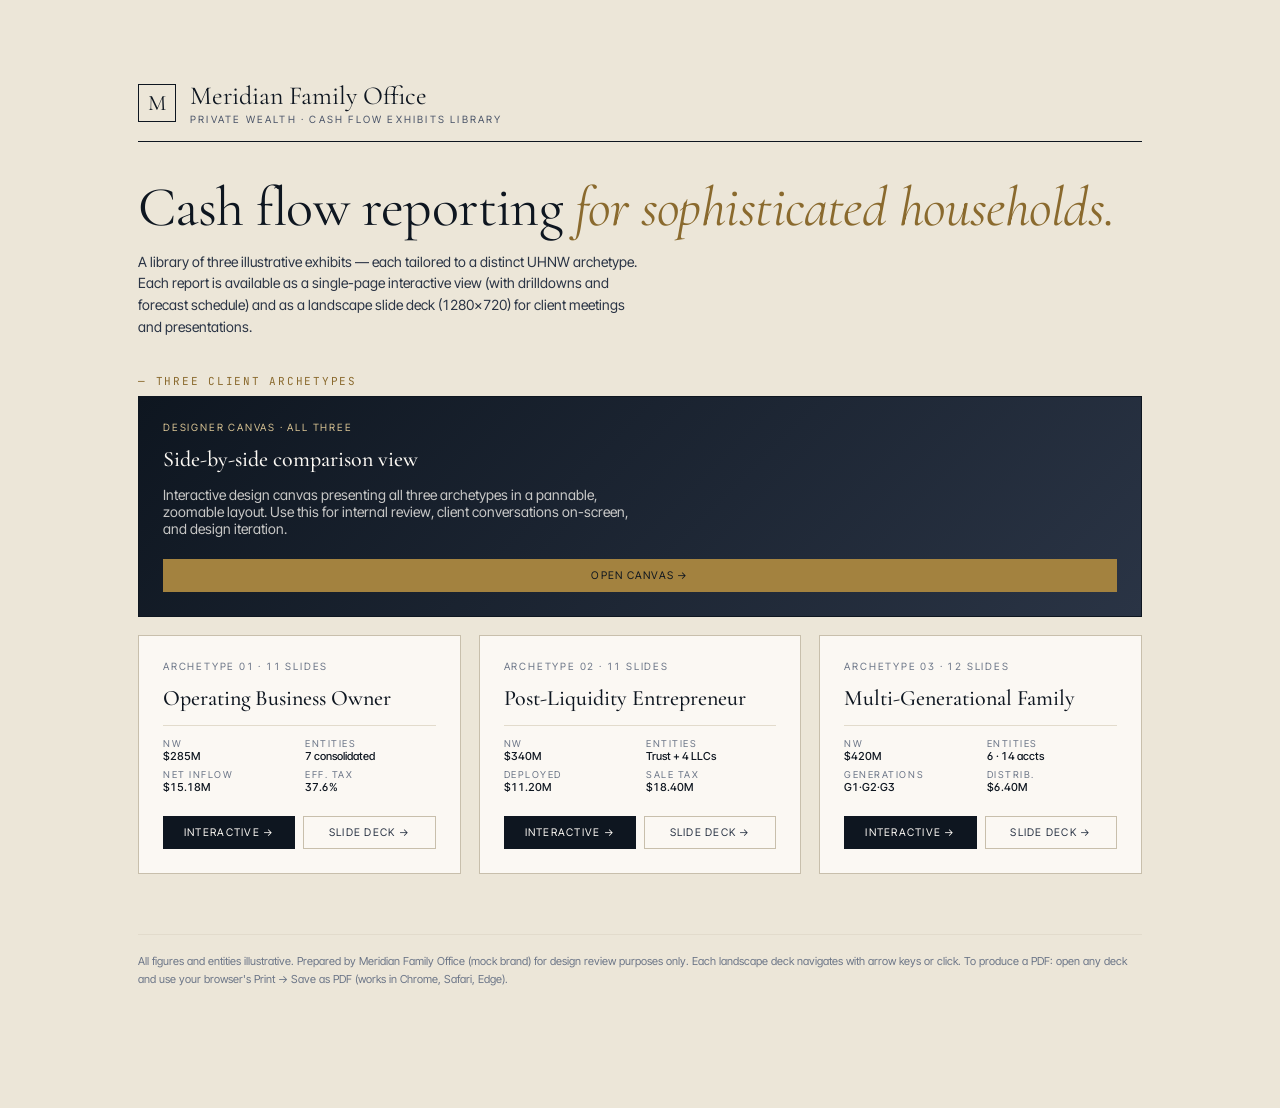
<file: index.html>
<!doctype html>
<html lang="en">
<head>
  <meta charset="utf-8" />
  <meta name="viewport" content="width=device-width, initial-scale=1" />
  <title>Meridian Family Office — Cash Flow Exhibits</title>
  <link rel="preconnect" href="https://fonts.googleapis.com">
  <link rel="preconnect" href="https://fonts.gstatic.com" crossorigin>
  <link href="https://fonts.googleapis.com/css2?family=Cormorant+Garamond:ital,wght@0,400;0,500;0,600;1,400;1,500&family=Inter+Tight:wght@400;500;600&family=JetBrains+Mono:wght@400;500&display=swap" rel="stylesheet">
  <link rel="stylesheet" href="styles.css" />
  <style>
    body { background: #ece6d8; min-height: 100vh; }
    .wrap { max-width: 1100px; margin: 0 auto; padding: 80px 48px 120px; }
    .mast {
      display:flex; align-items:center; gap:14px;
      border-bottom: 1px solid var(--ink-900);
      padding-bottom: 16px;
      margin-bottom: 36px;
    }
    .mast .mark {
      width: 38px; height: 38px; border:1px solid var(--ink-900);
      display:grid; place-items:center;
      font-family: var(--serif); font-size: 22px;
    }
    .mast .name { font-family: var(--serif); font-size: 26px; }
    .mast .sub { font-size: 10px; letter-spacing: 0.22em; text-transform: uppercase; color: var(--ink-600); margin-top:2px; }
    h1.lead { font-family: var(--serif); font-weight: 400; font-size: 56px; line-height: 1.05; margin: 0 0 14px; letter-spacing: -0.01em; }
    h1.lead em { font-style: italic; color: var(--gold-700); }
    p.sub { font-size: 14px; color: var(--ink-700); max-width: 64ch; line-height: 1.55; margin: 0 0 36px; }
    .group-eyebrow {
      font-family: var(--mono);
      font-size: 11px; letter-spacing: 0.16em;
      color: var(--gold-700); text-transform: uppercase;
      margin: 32px 0 8px;
    }
    .grid {
      display: grid;
      grid-template-columns: repeat(3, 1fr);
      gap: 18px;
    }
    .card {
      background: var(--paper);
      border: 1px solid var(--rule-strong);
      padding: 24px;
      display: flex; flex-direction: column;
      gap: 14px;
      color: inherit;
      position: relative;
      transition: border-color 160ms ease;
    }
    .card:hover { border-color: var(--ink-900); }
    .card .label {
      font-size: 10px; letter-spacing: 0.18em; text-transform: uppercase; color: var(--ink-500);
    }
    .card h3 { font-family: var(--serif); font-weight: 500; font-size: 22px; margin: 0; line-height: 1.15; }
    .card .meta {
      display: grid; grid-template-columns: 1fr 1fr; gap: 6px 12px;
      padding-top: 12px; border-top: 1px solid var(--rule);
      font-size: 11px;
    }
    .card .meta .k { color: var(--ink-500); font-size: 9.5px; letter-spacing: 0.16em; text-transform: uppercase; }
    .card .meta .v { color: var(--ink-900); font-weight: 500; font-variant-numeric: tabular-nums; }
    .card .actions { display:flex; gap:8px; padding-top: 8px; }
    .card .actions a {
      flex: 1;
      font-size: 10.5px; letter-spacing: 0.12em; text-transform: uppercase; color: var(--ink-700);
      border: 1px solid var(--rule-strong);
      padding: 9px 10px;
      text-decoration: none;
      text-align: center;
      transition: background 140ms ease, color 140ms ease, transform 140ms ease;
    }
    .card .actions a:hover { transform: translateY(-1px); }
    .card .actions .primary {
      background: var(--ink-900); color: var(--paper); border-color: var(--ink-900);
    }
    .card .actions .primary:hover { background: var(--gold-700); border-color: var(--gold-700); color: var(--paper); }
    .card .actions .secondary:hover { background: var(--ink-900); color: var(--paper); border-color: var(--ink-900); }
    .canvas-card {
      grid-column: 1 / -1;
      background: linear-gradient(135deg, #0e1620, #2a3445);
      color: var(--paper);
      border-color: var(--ink-900);
    }
    .canvas-card h3, .canvas-card .label { color: var(--paper); }
    .canvas-card .label { color: var(--gold-300); }
    .canvas-card p { font-size: 14px; color: rgba(251,248,243,0.78); margin: 0; max-width: 60ch; }
    .canvas-card .actions a { border-color: rgba(251,248,243,0.3); color: var(--paper); background: transparent; }
    .canvas-card .actions .primary { background: var(--gold-600); border-color: var(--gold-600); color: var(--ink-900); }
    .canvas-card .actions .primary:hover { background: var(--gold-300); border-color: var(--gold-300); color: var(--ink-900); }
    .footer-note {
      margin-top: 60px;
      padding-top: 18px;
      border-top: 1px solid var(--rule);
      font-size: 11px; color: var(--ink-500); line-height: 1.6;
    }
  </style>
</head>
<body>
  <div class="wrap">
    <div class="mast">
      <div class="mark">M</div>
      <div>
        <div class="name">Meridian Family Office</div>
        <div class="sub">Private Wealth · Cash Flow Exhibits Library</div>
      </div>
    </div>

    <h1 class="lead">Cash flow reporting <em>for sophisticated households.</em></h1>
    <p class="sub">A library of three illustrative exhibits — each tailored to a distinct UHNW archetype.
       Each report is available as a single-page interactive view (with drilldowns and forecast schedule) and as a landscape slide deck (1280×720) for client meetings and presentations.</p>

    <div class="group-eyebrow">— Three Client Archetypes</div>
    <div class="grid">
      <div class="card canvas-card">
        <div class="label">Designer Canvas · All Three</div>
        <h3>Side-by-side comparison view</h3>
        <p>Interactive design canvas presenting all three archetypes in a pannable, zoomable layout. Use this for internal review,
           client conversations on-screen, and design iteration.</p>
        <div class="actions">
          <a class="primary" href="Cash Flow Exhibits.html">Open Canvas →</a>
        </div>
      </div>

      <div class="card">
        <div class="label">Archetype 01 · 11 slides</div>
        <h3>Operating Business Owner</h3>
        <div class="meta">
          <div><div class="k">NW</div><div class="v">$285M</div></div>
          <div><div class="k">Entities</div><div class="v">7 consolidated</div></div>
          <div><div class="k">Net Inflow</div><div class="v">$15.18M</div></div>
          <div><div class="k">Eff. Tax</div><div class="v">37.6%</div></div>
        </div>
        <div class="actions">
          <a class="primary" href="Interactive - Business Owner.html">Interactive →</a>
          <a class="secondary" href="Print - Business Owner.html">Slide Deck →</a>
        </div>
      </div>

      <div class="card">
        <div class="label">Archetype 02 · 11 slides</div>
        <h3>Post-Liquidity Entrepreneur</h3>
        <div class="meta">
          <div><div class="k">NW</div><div class="v">$340M</div></div>
          <div><div class="k">Entities</div><div class="v">Trust + 4 LLCs</div></div>
          <div><div class="k">Deployed</div><div class="v">$11.20M</div></div>
          <div><div class="k">Sale Tax</div><div class="v">$18.40M</div></div>
        </div>
        <div class="actions">
          <a class="primary" href="Interactive - Post-Liquidity.html">Interactive →</a>
          <a class="secondary" href="Print - Post-Liquidity.html">Slide Deck →</a>
        </div>
      </div>

      <div class="card">
        <div class="label">Archetype 03 · 12 slides</div>
        <h3>Multi-Generational Family</h3>
        <div class="meta">
          <div><div class="k">NW</div><div class="v">$420M</div></div>
          <div><div class="k">Entities</div><div class="v">6 · 14 accts</div></div>
          <div><div class="k">Generations</div><div class="v">G1·G2·G3</div></div>
          <div><div class="k">Distrib.</div><div class="v">$6.40M</div></div>
        </div>
        <div class="actions">
          <a class="primary" href="Interactive - Multi-Generational.html">Interactive →</a>
          <a class="secondary" href="Print - Multi-Generational.html">Slide Deck →</a>
        </div>
      </div>
    </div>

    <div class="footer-note">
      All figures and entities illustrative. Prepared by Meridian Family Office (mock brand) for design review purposes only.
      Each landscape deck navigates with arrow keys or click. To produce a PDF: open any deck and use your browser's Print → Save as PDF (works in Chrome, Safari, Edge).
    </div>
  </div>
</body>
</html>
</file>
<file: styles.css>
/* Meridian Family Office — Cash Flow Reports
   Design system: reserved, institutional, warm-neutral palette.
*/
:root {
  /* Inks */
  --ink-900: #0e1620;       /* deepest near-black, used for headings/numbers */
  --ink-800: #1a2433;
  --ink-700: #2a3445;
  --ink-600: #4a5468;
  --ink-500: #6b7587;
  --ink-400: #94a0b1;
  --ink-300: #b8c2d1;
  --ink-200: #dbe1ea;
  --ink-100: #ecf0f5;

  /* Grounds — warm parchment whites */
  --paper:    #fbf8f3;
  --paper-2:  #f6f1e8;
  --paper-3:  #efe8db;
  --rule:     #e2dbcc;
  --rule-strong: #c8bfac;

  /* Accents */
  --gold-700: #8a6a2e;
  --gold-600: #a3823f;
  --gold-500: #b89657;
  --gold-300: #d8c393;
  --gold-100: #f0e6cf;

  --teal-700: #1f4a4f;     /* secondary cool */
  --teal-500: #3d7378;

  --pos: #2f6b3a;          /* inflow green, muted */
  --neg: #8a3a2b;          /* outflow rust, muted */
  --neutral-bar: #6b7587;

  /* Type */
  --serif: "Cormorant Garamond", "EB Garamond", Georgia, "Times New Roman", serif;
  --sans:  "Inter Tight", "Helvetica Neue", Helvetica, Arial, sans-serif;
  --mono:  "JetBrains Mono", "IBM Plex Mono", ui-monospace, Menlo, monospace;
}

* { box-sizing: border-box; }
html, body { margin: 0; padding: 0; background: var(--paper); color: var(--ink-900); }
body { font-family: var(--sans); font-feature-settings: "ss01","cv11","tnum"; font-variant-numeric: tabular-nums; }

.report {
  width: 1280px;
  background: var(--paper);
  color: var(--ink-900);
  padding: 56px 64px 80px;
  font-family: var(--sans);
  font-size: 13px;
  line-height: 1.5;
  position: relative;
}
.report.compact { padding: 48px 56px 64px; }

/* ——— Masthead ——— */
.mast {
  display: grid;
  grid-template-columns: 1fr auto;
  align-items: end;
  border-bottom: 1px solid var(--ink-900);
  padding-bottom: 18px;
  margin-bottom: 28px;
}
.mast .brand {
  display: flex; align-items: center; gap: 12px;
}
.mast .brand-mark {
  width: 28px; height: 28px;
  border: 1px solid var(--ink-900);
  display: grid; place-items: center;
  font-family: var(--serif);
  font-size: 18px; font-weight: 500; line-height: 1;
  color: var(--ink-900);
  background: var(--paper);
}
.mast .brand-name {
  font-family: var(--serif);
  font-size: 22px;
  letter-spacing: 0.02em;
  font-weight: 500;
}
.mast .brand-sub {
  font-size: 10px;
  letter-spacing: 0.22em;
  text-transform: uppercase;
  color: var(--ink-600);
  margin-top: 2px;
}
.mast .meta {
  text-align: right;
  font-size: 10.5px;
  letter-spacing: 0.16em;
  text-transform: uppercase;
  color: var(--ink-600);
}
.mast .meta strong { color: var(--ink-900); font-weight: 500; }

/* ——— Headline strip ——— */
.headline {
  display: grid;
  grid-template-columns: 1.4fr 1fr;
  gap: 48px;
  margin-bottom: 36px;
}
.headline h1 {
  font-family: var(--serif);
  font-weight: 400;
  font-size: 40px;
  line-height: 1.08;
  margin: 0 0 8px;
  letter-spacing: -0.005em;
  color: var(--ink-900);
}
.headline h1 em {
  font-style: italic;
  color: var(--gold-700);
}
.headline .lede {
  font-size: 13px;
  color: var(--ink-700);
  max-width: 52ch;
  line-height: 1.55;
}
.headline .client-card {
  border-top: 1px solid var(--rule-strong);
  padding-top: 14px;
  display: grid;
  grid-template-columns: 1fr 1fr;
  gap: 12px 24px;
}
.kv { display: flex; flex-direction: column; gap: 2px; }
.kv .k {
  font-size: 9.5px;
  letter-spacing: 0.18em;
  text-transform: uppercase;
  color: var(--ink-500);
}
.kv .v {
  font-size: 13px;
  color: var(--ink-900);
  font-weight: 500;
}

/* ——— Section ——— */
.section { margin-top: 36px; }
.section-head {
  display: flex;
  align-items: baseline;
  justify-content: space-between;
  border-bottom: 1px solid var(--ink-300);
  padding-bottom: 6px;
  margin-bottom: 16px;
}
.section-head .eyebrow {
  font-family: var(--mono);
  font-size: 10px;
  letter-spacing: 0.14em;
  color: var(--gold-700);
  text-transform: uppercase;
}
.section-head h2 {
  margin: 2px 0 0;
  font-family: var(--serif);
  font-weight: 500;
  font-size: 22px;
  letter-spacing: 0;
  color: var(--ink-900);
}
.section-head .right {
  font-size: 10.5px;
  letter-spacing: 0.14em;
  text-transform: uppercase;
  color: var(--ink-500);
}

/* ——— KPI strip ——— */
.kpi-strip {
  display: grid;
  grid-template-columns: repeat(4, 1fr);
  border: 1px solid var(--rule-strong);
  background: var(--paper-2);
}
.kpi {
  padding: 18px 20px;
  border-right: 1px solid var(--rule);
  display: flex; flex-direction: column; gap: 6px;
}
.kpi:last-child { border-right: 0; }
.kpi .label {
  font-size: 10px;
  letter-spacing: 0.18em;
  text-transform: uppercase;
  color: var(--ink-600);
}
.kpi .num {
  font-family: var(--serif);
  font-size: 28px;
  line-height: 1;
  letter-spacing: -0.01em;
  font-weight: 500;
  color: var(--ink-900);
  font-variant-numeric: tabular-nums;
}
.kpi .delta {
  font-size: 11px;
  color: var(--ink-600);
  display: flex; align-items: center; gap: 6px;
}
.kpi .delta.pos { color: var(--pos); }
.kpi .delta.neg { color: var(--neg); }

/* ——— Table ——— */
.table {
  width: 100%;
  border-collapse: collapse;
  font-size: 12.5px;
  font-variant-numeric: tabular-nums;
}
.table th {
  text-align: left;
  font-weight: 500;
  font-size: 10px;
  letter-spacing: 0.16em;
  text-transform: uppercase;
  color: var(--ink-600);
  border-bottom: 1px solid var(--ink-300);
  padding: 8px 10px;
}
.table td {
  padding: 9px 10px;
  border-bottom: 1px solid var(--rule);
  color: var(--ink-800);
}
.table td.num, .table th.num { text-align: right; font-variant-numeric: tabular-nums; }
.table tr.total td {
  border-top: 1px solid var(--ink-700);
  border-bottom: 1px solid var(--ink-700);
  font-weight: 600;
  color: var(--ink-900);
}
.table tr.subtle td { color: var(--ink-600); }

/* ——— Footnote ——— */
.footnote {
  margin-top: 36px;
  padding-top: 14px;
  border-top: 1px solid var(--rule);
  font-size: 10px;
  color: var(--ink-500);
  display: grid;
  grid-template-columns: 1fr auto;
  gap: 12px;
  letter-spacing: 0.04em;
}

/* ——— Two/three column ——— */
.cols-2 { display: grid; grid-template-columns: 1fr 1fr; gap: 28px; }
.cols-3 { display: grid; grid-template-columns: 1fr 1fr 1fr; gap: 24px; }
.col-7-5 { display: grid; grid-template-columns: 1.4fr 1fr; gap: 28px; }
.col-5-7 { display: grid; grid-template-columns: 1fr 1.4fr; gap: 28px; }

/* ——— Chart frame ——— */
.frame {
  border: 1px solid var(--rule-strong);
  background: var(--paper);
  padding: 18px 20px 14px;
}
.frame.tinted { background: var(--paper-2); }
.frame .frame-head {
  display: flex; align-items: baseline; justify-content: space-between;
  margin-bottom: 10px;
}
.frame .frame-head .t {
  font-family: var(--serif);
  font-size: 16px;
  font-weight: 500;
}
.frame .frame-head .s {
  font-size: 10.5px;
  color: var(--ink-500);
  letter-spacing: 0.04em;
}

/* ——— Tooltip ——— */
.tooltip {
  position: absolute;
  z-index: 50;
  background: var(--ink-900);
  color: var(--paper);
  font-size: 11px;
  padding: 8px 10px;
  pointer-events: none;
  white-space: nowrap;
  font-variant-numeric: tabular-nums;
  box-shadow: 0 8px 24px rgba(14,22,32,0.18);
  letter-spacing: 0.01em;
}
.tooltip .ttk {
  font-family: var(--mono);
  font-size: 9px;
  letter-spacing: 0.14em;
  text-transform: uppercase;
  color: var(--gold-300);
  margin-bottom: 2px;
}
.tooltip .ttv { font-weight: 500; }

/* ——— Pill / chip ——— */
.chip {
  display: inline-flex; align-items: center; gap: 6px;
  font-size: 10px;
  letter-spacing: 0.14em;
  text-transform: uppercase;
  color: var(--ink-700);
  border: 1px solid var(--rule-strong);
  background: var(--paper);
  padding: 4px 8px;
}
.chip .dot { width: 7px; height: 7px; border-radius: 50%; background: var(--ink-700); }

/* ——— Legend ——— */
.legend { display: flex; flex-wrap: wrap; gap: 14px; font-size: 11px; color: var(--ink-700); }
.legend .item { display: inline-flex; align-items: center; gap: 6px; letter-spacing: 0.02em; }
.legend .sw { width: 10px; height: 10px; display: inline-block; }

/* ——— Drilldown row ——— */
.drill-row {
  display: grid;
  grid-template-columns: 16px 1fr auto auto auto;
  gap: 12px;
  align-items: center;
  padding: 10px 8px;
  border-bottom: 1px solid var(--rule);
  cursor: pointer;
  transition: background 120ms ease;
}
.drill-row:hover { background: var(--paper-2); }
.drill-row .caret {
  color: var(--ink-500);
  transition: transform 160ms ease;
  font-size: 10px;
}
.drill-row.open .caret { transform: rotate(90deg); }
.drill-row .name { font-weight: 500; color: var(--ink-900); }
.drill-row .bar-wrap {
  width: 200px; height: 6px; background: var(--ink-100);
  position: relative;
}
.drill-row .bar { height: 100%; background: var(--ink-700); }
.drill-row .pct { font-size: 11px; color: var(--ink-500); width: 44px; text-align: right; font-variant-numeric: tabular-nums; }
.drill-row .amt { font-variant-numeric: tabular-nums; color: var(--ink-900); width: 110px; text-align: right; }
.drill-detail {
  background: var(--paper-2);
  border-bottom: 1px solid var(--rule);
  padding: 6px 8px 10px 36px;
}
.drill-detail .row {
  display: grid;
  grid-template-columns: 1fr auto auto;
  gap: 12px;
  padding: 5px 0;
  font-size: 11.5px;
  color: var(--ink-700);
  border-bottom: 1px dashed var(--rule);
}
.drill-detail .row:last-child { border-bottom: 0; }
.drill-detail .row .v { font-variant-numeric: tabular-nums; color: var(--ink-900); }

/* ——— Page numbers / running heads ——— */
.runner {
  position: absolute;
  top: 24px;
  font-family: var(--mono);
  font-size: 9.5px;
  letter-spacing: 0.18em;
  text-transform: uppercase;
  color: var(--ink-500);
}
.runner.right { right: 64px; }
.runner.left { left: 64px; }

/* ——— Note ——— */
.advisor-note {
  border-left: 2px solid var(--gold-600);
  padding: 4px 14px 4px 14px;
  margin: 0;
  font-style: italic;
  color: var(--ink-700);
  font-size: 12px;
  font-family: var(--serif);
  font-size: 14px;
}
.advisor-note .who {
  display: block;
  font-family: var(--sans);
  font-style: normal;
  font-size: 10px;
  letter-spacing: 0.16em;
  text-transform: uppercase;
  color: var(--ink-500);
  margin-top: 6px;
}

/* ——— Sparkline / inline chart ——— */
.sparkbox {
  display: flex;
  flex-direction: column;
  gap: 4px;
}

/* ——— Misc ——— */
.muted { color: var(--ink-500); }
.gold { color: var(--gold-700); }
.pos { color: var(--pos); }
.neg { color: var(--neg); }
.num-neg::before { content: "("; }
.num-neg::after { content: ")"; }

/* ——— Cash Position Summary ——— */
.cash-pos-summary {
  display: grid;
  grid-template-columns: 1fr 1fr;
  gap: 0;
  border: 1px solid var(--rule-strong);
  background: var(--paper);
}
.cash-pos-summary.single { grid-template-columns: 1fr; }
.cps-period {
  padding: 18px 22px 16px;
  border-right: 1px solid var(--rule);
}
.cps-period:last-child { border-right: 0; }
.cps-head {
  display: flex; align-items: baseline; justify-content: space-between;
  border-bottom: 1px solid var(--rule);
  padding-bottom: 8px;
  margin-bottom: 14px;
}
.cps-label {
  font-family: var(--mono);
  font-size: 10px;
  letter-spacing: 0.18em;
  text-transform: uppercase;
  color: var(--gold-700);
}
.cps-range {
  font-size: 10px;
  letter-spacing: 0.14em;
  text-transform: uppercase;
  color: var(--ink-500);
  font-family: var(--mono);
}
.cps-flow {
  display: grid;
  grid-template-columns: 1.2fr 1fr 1fr 1.2fr;
  gap: 14px;
  align-items: end;
  position: relative;
}
.cps-stop {
  display: flex; flex-direction: column; gap: 4px;
  position: relative;
}
.cps-stop-k {
  font-size: 9.5px;
  letter-spacing: 0.18em;
  text-transform: uppercase;
  color: var(--ink-500);
}
.cps-stop-v {
  font-family: var(--serif);
  font-size: 24px;
  line-height: 1;
  font-variant-numeric: tabular-nums;
  font-weight: 500;
  color: var(--ink-900);
  margin-top: 2px;
}
.cps-stop-v.pos { color: var(--pos); }
.cps-stop-v.neg { color: var(--neg); }
.cps-stop.final .cps-stop-v { color: var(--gold-700); }
.cps-stop-d {
  font-size: 10px;
  color: var(--ink-500);
  letter-spacing: 0.04em;
  margin-top: 2px;
  font-variant-numeric: tabular-nums;
}
.cps-bar {
  height: 5px;
  background: var(--ink-700);
  margin-top: 6px;
  margin-bottom: 2px;
  max-width: 100%;
}
.cps-bar.opening { background: var(--ink-700); }
.cps-bar.inflow  { background: var(--pos); }
.cps-bar.outflow { background: var(--neg); }
.cps-bar.closing { background: var(--gold-600); }

/* ——— Cash Instruments Summary ——— */
.cash-inst-summary {
  display: grid;
  grid-template-columns: repeat(3, 1fr);
  gap: 0;
  border-bottom: 1px solid var(--rule-strong);
  padding-bottom: 14px;
}
.cash-inst-summary > div {
  padding-right: 18px;
  border-right: 1px solid var(--rule);
}
.cash-inst-summary > div:last-child { border-right: 0; padding-right: 0; }
.cash-inst-summary > div + div { padding-left: 18px; }
.cis-k {
  font-size: 10px;
  letter-spacing: 0.18em;
  text-transform: uppercase;
  color: var(--ink-500);
  margin-bottom: 4px;
}
.cis-v {
  font-family: var(--serif);
  font-size: 26px;
  line-height: 1;
  font-weight: 500;
  font-variant-numeric: tabular-nums;
  color: var(--ink-900);
}
.cis-v.gold { color: var(--gold-700); }
.cis-d { font-size: 10.5px; margin-top: 4px; }

/* ——— Mini stack bar legend ——— */
.stack-legend {
  display: grid;
  grid-template-columns: repeat(2, auto);
  gap: 6px 14px;
  font-size: 11px;
  color: var(--ink-700);
}
.stack-legend .item { display: inline-flex; align-items: center; gap: 6px; }
.stack-legend .sw { width: 12px; height: 8px; display: inline-block; }

/* ——— Cash Balance Waterfall ——— */
.cbw-period {
  border: 1px solid var(--rule-strong);
  background: var(--paper);
  padding: 14px 16px 10px;
}
.cbw-head {
  display: flex; align-items: baseline; justify-content: space-between;
  padding-bottom: 10px;
  border-bottom: 1px solid var(--rule);
  margin-bottom: 8px;
}
.cbw-label {
  font-family: var(--serif);
  font-size: 17px;
  font-weight: 500;
  color: var(--ink-900);
}
.cbw-range {
  font-family: var(--mono);
  font-size: 10px;
  letter-spacing: 0.12em;
  color: var(--ink-500);
  text-transform: uppercase;
}
.cbw-foot {
  margin-top: 6px;
  padding-top: 8px;
  border-top: 1px solid var(--rule);
  font-size: 11.5px;
  color: var(--ink-700);
}
.cbw-delta { font-variant-numeric: tabular-nums; }
.cbw-delta .muted { color: var(--ink-500); margin-left: 4px; }

/* ——— Forecast Quarterly Table ——— */
.forecast-table tr.section-row td {
  background: var(--paper-2);
  font-family: var(--mono);
  font-size: 9.5px;
  letter-spacing: 0.18em;
  text-transform: uppercase;
  color: var(--ink-500);
  padding: 6px 10px;
  border-bottom: 1px solid var(--rule-strong);
  border-top: 1px solid var(--rule-strong);
}
.forecast-table tr.subtotal td {
  background: var(--paper-2);
  border-top: 1px solid var(--ink-700);
  border-bottom: 1px solid var(--ink-700);
  color: var(--ink-900);
}
.forecast-table tr.anchor td {
  background: #f7f1e2;
  border-top: 2px solid var(--ink-900);
  border-bottom: 2px solid var(--ink-900);
  color: var(--ink-900);
  font-family: var(--serif);
  font-size: 13.5px;
}
.forecast-table tr.net td {
  border-top: 1px solid var(--ink-700);
  border-bottom: 1px solid var(--ink-700);
}

/* ——— Tabular Cash Flow (monthly direct method) ——— */
.tcf-wrap { width: 100%; overflow-x: auto; }
.tcf {
  font-size: 10.5px;
  min-width: 1080px;
}
.tcf th, .tcf td { padding: 5px 8px; }
.tcf th.tcf-line, .tcf td:first-child {
  position: sticky; left: 0;
  background: var(--paper);
  z-index: 1;
  text-align: left;
  white-space: nowrap;
}
.tcf th.tcf-total, .tcf td.tcf-total {
  border-left: 1px solid var(--ink-700);
  background: var(--paper-2);
}
.tcf tr.tcf-section td {
  background: var(--paper-2);
  font-family: var(--mono);
  font-size: 9px;
  letter-spacing: 0.18em;
  text-transform: uppercase;
  color: var(--ink-500);
  padding: 5px 8px;
  border-top: 1px solid var(--rule-strong);
  border-bottom: 1px solid var(--rule-strong);
}
.tcf tr.tcf-subtotal td {
  background: var(--paper-2);
  border-top: 1px solid var(--ink-700);
  border-bottom: 1px solid var(--ink-700);
  color: var(--ink-900);
}
.tcf tr.tcf-net td {
  border-top: 1px solid var(--ink-700);
  border-bottom: 1px solid var(--ink-700);
  background: #fdfaf1;
}
.tcf tr.tcf-anchor td {
  background: #f7f1e2;
  border-top: 2px solid var(--ink-900);
  border-bottom: 2px solid var(--ink-900);
  color: var(--ink-900);
  font-weight: 500;
}
</file>
